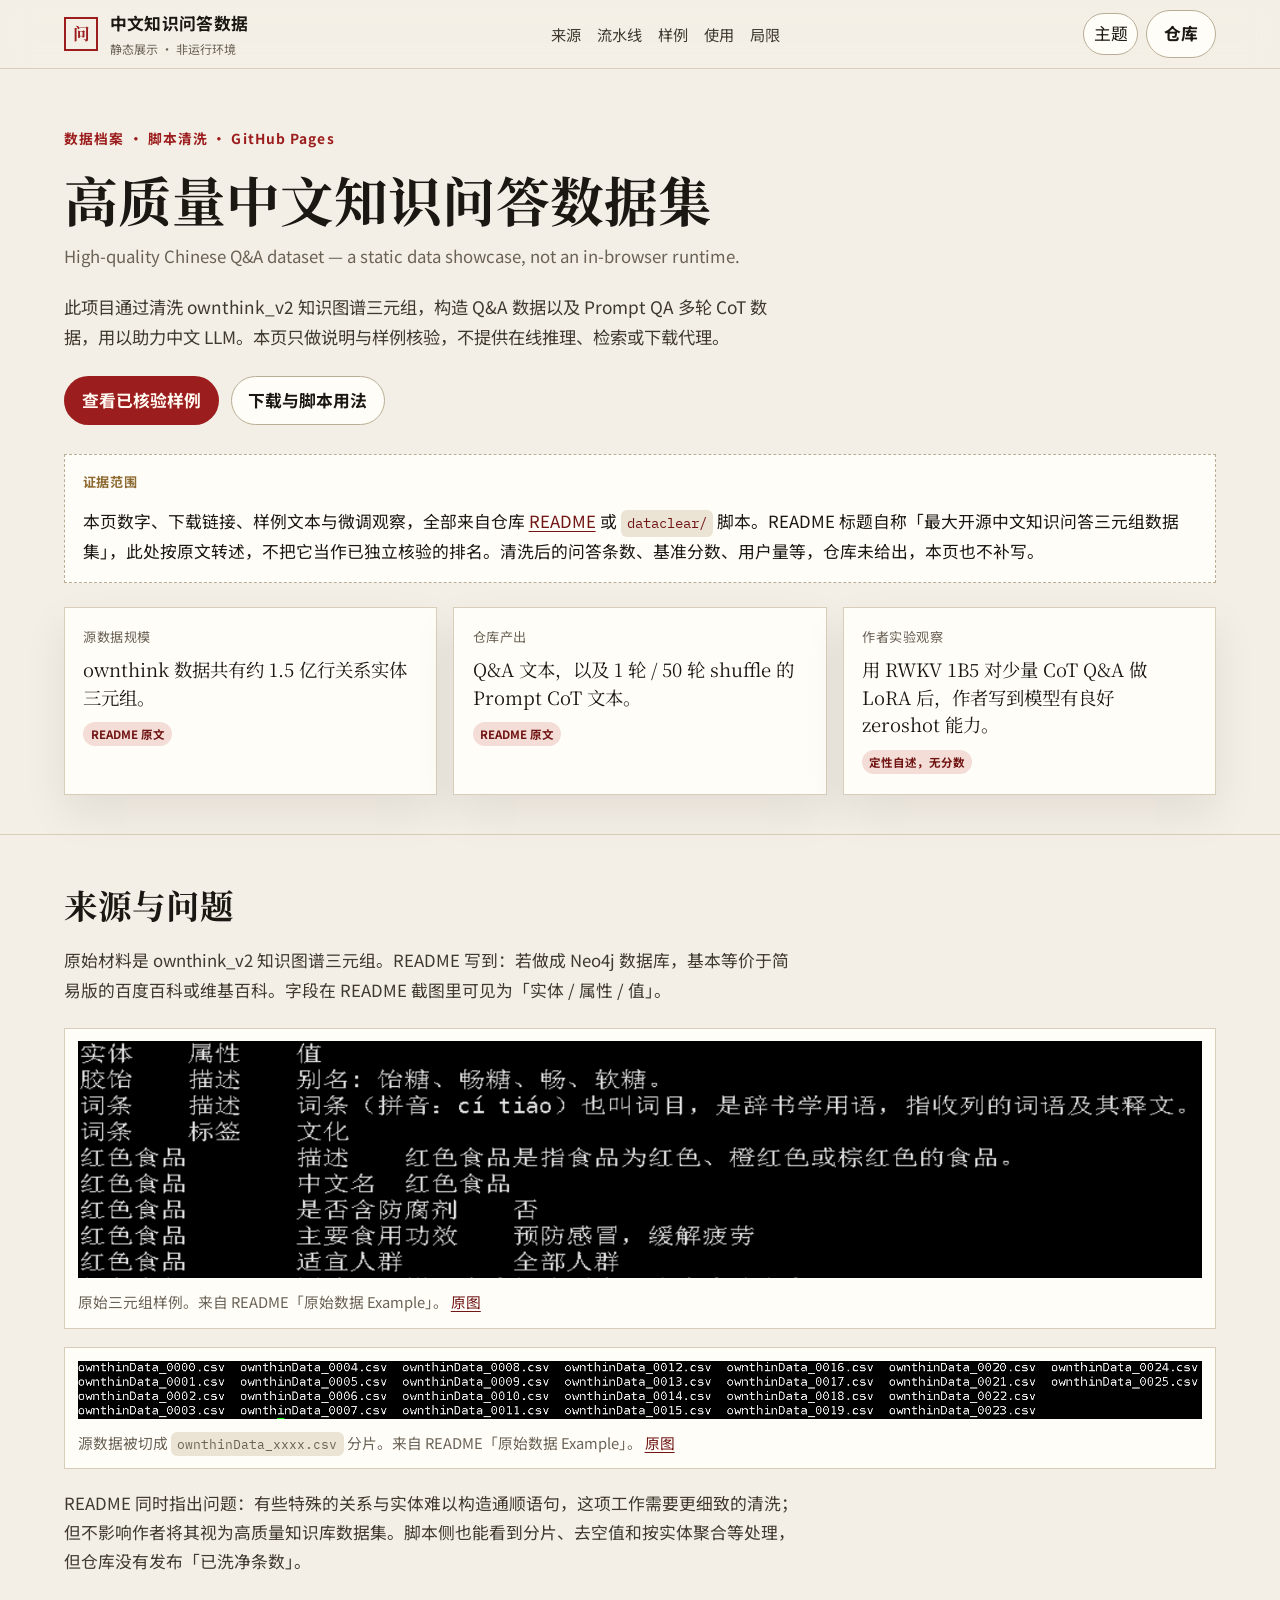
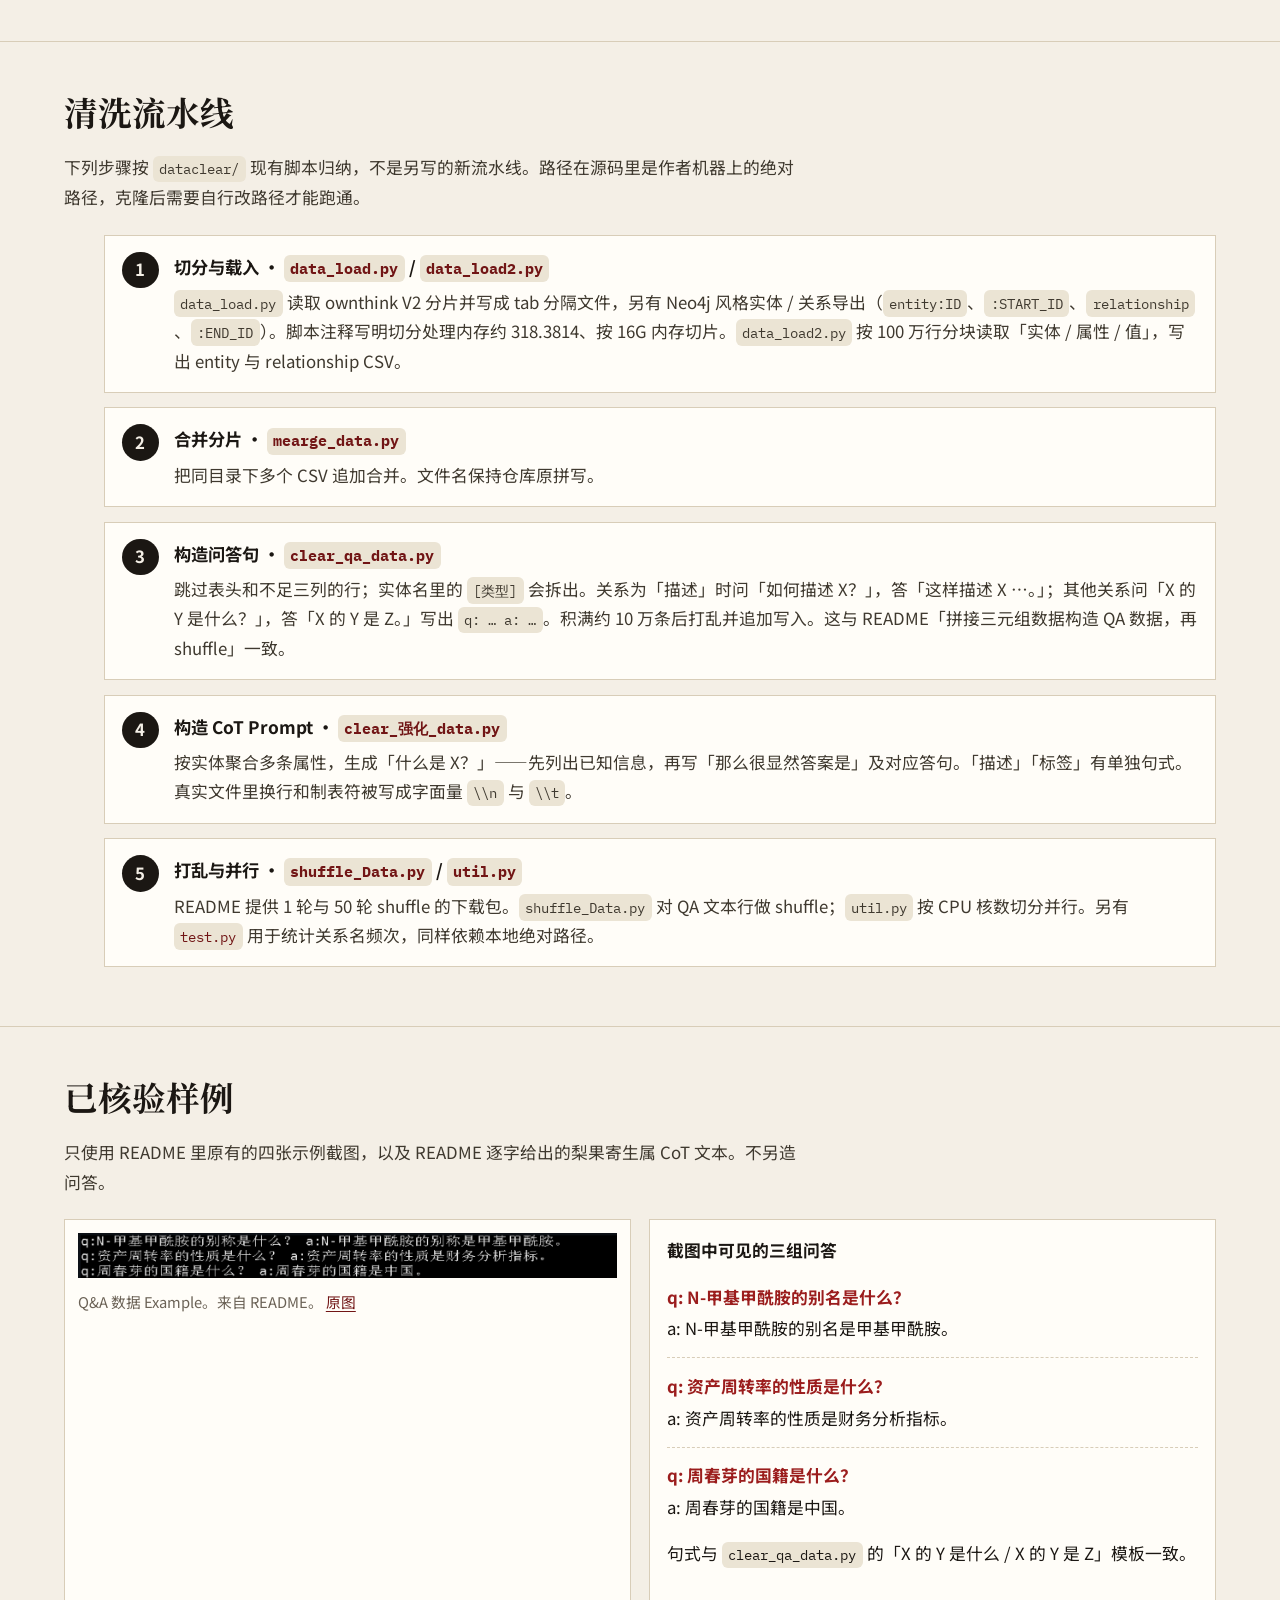
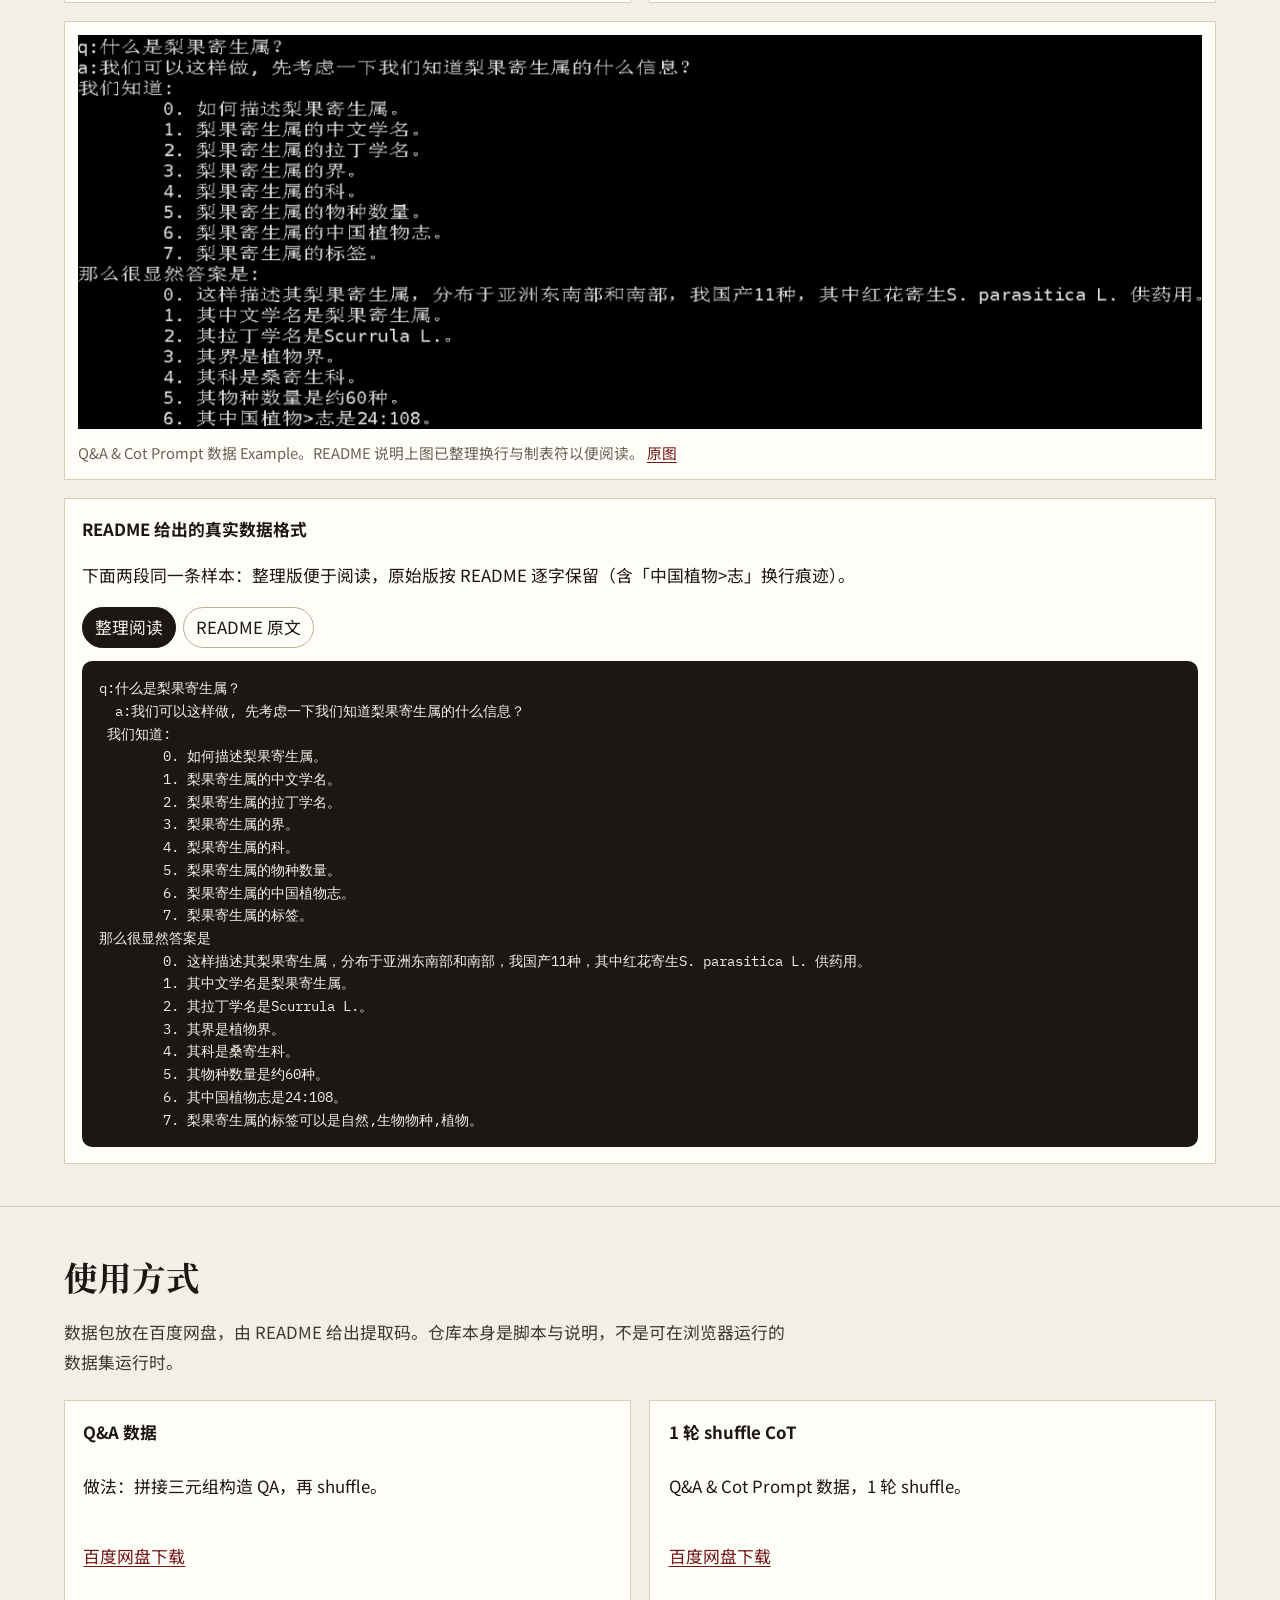
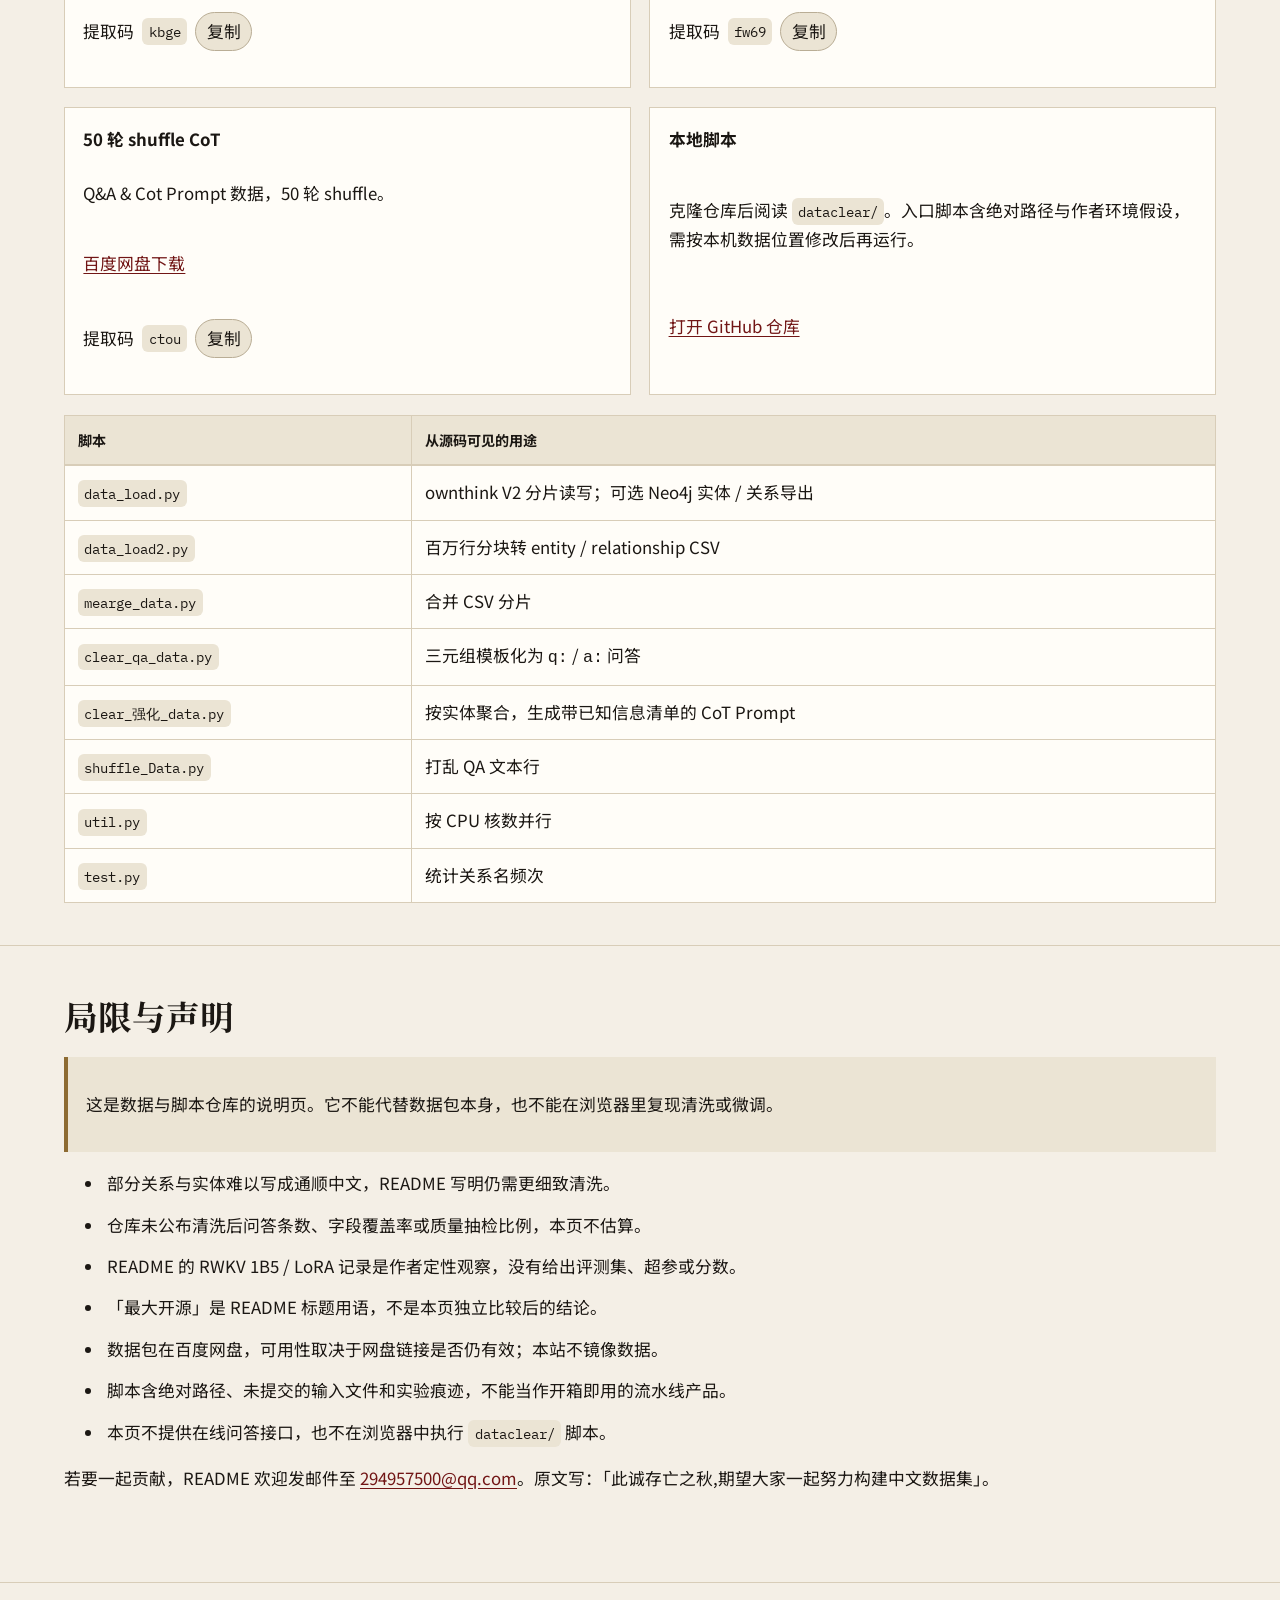
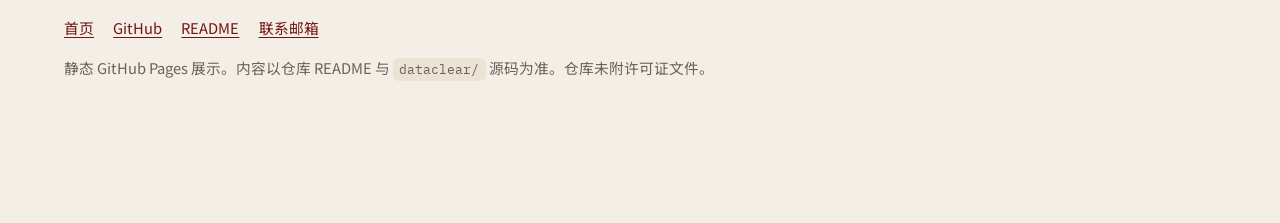
<file: docs/index.html>
<!DOCTYPE html>
<html lang="zh-CN">
<head>
  <meta charset="utf-8">
  <meta name="viewport" content="width=device-width, initial-scale=1">
  <title>高质量中文知识问答数据集 · 静态展示</title>
  <meta name="description" content="由 ownthink_v2 知识图谱三元组清洗得到的中文 Q&amp;A 与 CoT Prompt 数据说明页。展示来源、清洗脚本、README 原有样例与使用限制。本页是静态说明，不是在线问答运行环境。">
  <meta name="robots" content="index,follow">
  <meta name="author" content="UnstoppableCurry">
  <meta name="theme-color" content="#9b1d1d">
  <meta name="color-scheme" content="light dark">
  <link rel="canonical" href="https://unstoppablecurry.github.io/High-quality-Chinese-Q-A-dataset/">
  <link rel="alternate" hreflang="zh-CN" href="https://unstoppablecurry.github.io/High-quality-Chinese-Q-A-dataset/">
  <link rel="alternate" hreflang="x-default" href="https://unstoppablecurry.github.io/High-quality-Chinese-Q-A-dataset/">

  <meta property="og:type" content="website">
  <meta property="og:locale" content="zh_CN">
  <meta property="og:site_name" content="高质量中文知识问答数据集">
  <meta property="og:title" content="高质量中文知识问答数据集 · 静态展示">
  <meta property="og:description" content="ownthink_v2 三元组清洗得到的中文 Q&amp;A 与 CoT Prompt 说明页。只陈述 README 与 dataclear 脚本中可核验的事实。">
  <meta property="og:url" content="https://unstoppablecurry.github.io/High-quality-Chinese-Q-A-dataset/">
  <meta property="og:image" content="https://unstoppablecurry.github.io/High-quality-Chinese-Q-A-dataset/assets/og.png">
  <meta property="og:image:width" content="1200">
  <meta property="og:image:height" content="630">
  <meta property="og:image:alt" content="高质量中文知识问答数据集封面：数据展示，非在线运行环境">

  <meta name="twitter:card" content="summary_large_image">
  <meta name="twitter:title" content="高质量中文知识问答数据集 · 静态展示">
  <meta name="twitter:description" content="ownthink_v2 三元组清洗得到的中文 Q&amp;A 与 CoT Prompt 说明页。静态展示，不是在线运行环境。">
  <meta name="twitter:image" content="https://unstoppablecurry.github.io/High-quality-Chinese-Q-A-dataset/assets/og.png">

  <link rel="icon" href="./favicon.svg" type="image/svg+xml">
  <link rel="icon" href="./assets/favicon-32.png" sizes="32x32" type="image/png">
  <link rel="apple-touch-icon" href="./assets/apple-touch-icon.png">
  <link rel="manifest" href="./site.webmanifest">

  <link rel="preconnect" href="https://fonts.googleapis.com">
  <link rel="preconnect" href="https://fonts.gstatic.com" crossorigin>
  <link rel="stylesheet" href="https://fonts.googleapis.com/css2?family=IBM+Plex+Mono:wght@400;500&family=Noto+Sans+SC:wght@400;500;700&family=Noto+Serif+SC:wght@600;700&display=swap">
  <link rel="stylesheet" href="./styles.css">

  <script type="application/ld+json">
  {
    "@context": "https://schema.org",
    "@graph": [
      {
        "@type": "WebSite",
        "name": "高质量中文知识问答数据集",
        "alternateName": "High-quality Chinese Q&A dataset",
        "url": "https://unstoppablecurry.github.io/High-quality-Chinese-Q-A-dataset/",
        "inLanguage": "zh-CN",
        "description": "ownthink_v2 知识图谱三元组清洗得到的中文 Q&A 与 CoT Prompt 静态说明页。",
        "publisher": {
          "@type": "Person",
          "name": "UnstoppableCurry",
          "url": "https://github.com/UnstoppableCurry"
        }
      },
      {
        "@type": "Dataset",
        "name": "高质量中文知识问答数据集",
        "alternateName": "High-quality Chinese Q&A dataset",
        "url": "https://unstoppablecurry.github.io/High-quality-Chinese-Q-A-dataset/",
        "sameAs": "https://github.com/UnstoppableCurry/High-quality-Chinese-Q-A-dataset",
        "inLanguage": "zh-CN",
        "description": "通过清洗 ownthink_v2 知识图谱三元组得到 Q&A 数据以及 Prompt QA 多轮 CoT 数据。源数据规模与下载链接以仓库 README 为准。",
        "isBasedOn": "ownthink_v2",
        "creator": {
          "@type": "Person",
          "name": "UnstoppableCurry",
          "email": "mailto:294957500@qq.com"
        }
      }
    ]
  }
  </script>
</head>
<body>
  <a class="skip-link" href="#main">跳到主要内容</a>

  <header class="site-header" id="top">
    <div class="wrap header-inner">
      <a class="brand" href="./">
        <span class="brand-mark" aria-hidden="true">问</span>
        <span>
          <span class="brand-title">中文知识问答数据</span>
          <span class="brand-sub">静态展示 · 非运行环境</span>
        </span>
      </a>
      <button class="nav-toggle" type="button" aria-expanded="false" aria-controls="site-nav" data-nav-toggle>
        菜单
      </button>
      <nav class="site-nav" id="site-nav" aria-label="本页章节">
        <a href="#source">来源</a>
        <a href="#pipeline">流水线</a>
        <a href="#examples">样例</a>
        <a href="#usage">使用</a>
        <a href="#limits">局限</a>
      </nav>
      <div class="header-tools">
        <button class="theme-toggle" type="button" data-theme-toggle aria-label="切换颜色主题">主题</button>
        <a class="btn btn-ghost" href="https://github.com/UnstoppableCurry/High-quality-Chinese-Q-A-dataset">仓库</a>
      </div>
    </div>
  </header>

  <main id="main">
    <section class="hero wrap" aria-labelledby="page-title">
      <p class="eyebrow">数据档案 · 脚本清洗 · GitHub Pages</p>
      <h1 id="page-title">高质量中文知识问答数据集</h1>
      <p class="hero-en" lang="en">High-quality Chinese Q&amp;A dataset — a static data showcase, not an in-browser runtime.</p>
      <p class="lead">此项目通过清洗 <span lang="en">ownthink_v2</span> 知识图谱三元组，构造 Q&amp;A 数据以及 Prompt QA 多轮 CoT 数据，用以助力中文 LLM。本页只做说明与样例核验，不提供在线推理、检索或下载代理。</p>
      <div class="hero-actions">
        <a class="btn btn-primary" href="#examples">查看已核验样例</a>
        <a class="btn btn-ghost" href="#usage">下载与脚本用法</a>
      </div>
      <aside class="evidence" aria-label="证据范围">
        <p class="evidence-title">证据范围</p>
        <p>本页数字、下载链接、样例文本与微调观察，全部来自仓库 <a href="https://github.com/UnstoppableCurry/High-quality-Chinese-Q-A-dataset/blob/main/README.md">README</a> 或 <a href="https://github.com/UnstoppableCurry/High-quality-Chinese-Q-A-dataset/tree/main/dataclear"><code class="code-chip">dataclear/</code></a> 脚本。README 标题自称「最大开源中文知识问答三元组数据集」，此处按原文转述，不把它当作已独立核验的排名。清洗后的问答条数、基准分数、用户量等，仓库未给出，本页也不补写。</p>
      </aside>
      <dl class="facts">
        <div class="fact">
          <dt>源数据规模</dt>
          <dd>ownthink 数据共有约 1.5 亿行关系实体三元组。</dd>
          <span class="tag">README 原文</span>
        </div>
        <div class="fact">
          <dt>仓库产出</dt>
          <dd>Q&amp;A 文本，以及 1 轮 / 50 轮 shuffle 的 Prompt CoT 文本。</dd>
          <span class="tag">README 原文</span>
        </div>
        <div class="fact">
          <dt>作者实验观察</dt>
          <dd>用 <span lang="en">RWKV 1B5</span> 对少量 CoT Q&amp;A 做 <span lang="en">LoRA</span> 后，作者写到模型有良好 zeroshot 能力。</dd>
          <span class="tag">定性自述，无分数</span>
        </div>
      </dl>
    </section>

    <section class="section" id="source" aria-labelledby="source-title">
      <div class="wrap">
        <h2 id="source-title">来源与问题</h2>
        <p class="section-lead">原始材料是 ownthink_v2 知识图谱三元组。README 写到：若做成 Neo4j 数据库，基本等价于简易版的百度百科或维基百科。字段在 README 截图里可见为「实体 / 属性 / 值」。</p>
        <div class="figure-grid">
          <figure>
            <img
              src="./assets/examples/ownthink-triples-1.png"
              width="1348"
              height="284"
              alt="终端中的 ownthink 三列文本：实体、属性、值。可见胶饴、词条、红色食品等条目及其描述、标签、中文名等属性。"
              decoding="async">
            <figcaption>
              原始三元组样例。来自 README「原始数据 Example」。
              <a href="https://user-images.githubusercontent.com/65523997/230326683-6175c2e8-ee27-4008-b71e-eb4f5e29f594.png">原图</a>
            </figcaption>
          </figure>
          <figure>
            <img
              src="./assets/examples/ownthink-triples-2.png"
              width="1982"
              height="101"
              alt="终端目录列表，显示 ownthinData_0000.csv 到 ownthinData_0025.csv 等分片文件。"
              decoding="async">
            <figcaption>
              源数据被切成 <code class="code-chip">ownthinData_xxxx.csv</code> 分片。来自 README「原始数据 Example」。
              <a href="https://user-images.githubusercontent.com/65523997/230321437-e89f0e6f-fa68-417c-89df-a6f1381a32e6.png">原图</a>
            </figcaption>
          </figure>
        </div>
        <p class="section-lead" style="margin-top:1.2rem">README 同时指出问题：有些特殊的关系与实体难以构造通顺语句，这项工作需要更细致的清洗；但不影响作者将其视为高质量知识库数据集。脚本侧也能看到分片、去空值和按实体聚合等处理，但仓库没有发布「已洗净条数」。</p>
      </div>
    </section>

    <section class="section" id="pipeline" aria-labelledby="pipeline-title">
      <div class="wrap">
        <h2 id="pipeline-title">清洗流水线</h2>
        <p class="section-lead">下列步骤按 <code class="code-chip">dataclear/</code> 现有脚本归纳，不是另写的新流水线。路径在源码里是作者机器上的绝对路径，克隆后需要自行改路径才能跑通。</p>
        <ol class="pipeline">
          <li class="step">
            <span class="step-index" aria-hidden="true">1</span>
            <div>
              <h3>切分与载入 · <a href="https://github.com/UnstoppableCurry/High-quality-Chinese-Q-A-dataset/blob/main/dataclear/data_load.py"><code class="code-chip">data_load.py</code></a> / <a href="https://github.com/UnstoppableCurry/High-quality-Chinese-Q-A-dataset/blob/main/dataclear/data_load2.py"><code class="code-chip">data_load2.py</code></a></h3>
              <p><code class="code-chip">data_load.py</code> 读取 ownthink V2 分片并写成 tab 分隔文件，另有 Neo4j 风格实体 / 关系导出（<code class="code-chip">entity:ID</code>、<code class="code-chip">:START_ID</code>、<code class="code-chip">relationship</code>、<code class="code-chip">:END_ID</code>）。脚本注释写明切分处理内存约 318.3814、按 16G 内存切片。<code class="code-chip">data_load2.py</code> 按 100 万行分块读取「实体 / 属性 / 值」，写出 entity 与 relationship CSV。</p>
            </div>
          </li>
          <li class="step">
            <span class="step-index" aria-hidden="true">2</span>
            <div>
              <h3>合并分片 · <a href="https://github.com/UnstoppableCurry/High-quality-Chinese-Q-A-dataset/blob/main/dataclear/mearge_data.py"><code class="code-chip">mearge_data.py</code></a></h3>
              <p>把同目录下多个 CSV 追加合并。文件名保持仓库原拼写。</p>
            </div>
          </li>
          <li class="step">
            <span class="step-index" aria-hidden="true">3</span>
            <div>
              <h3>构造问答句 · <a href="https://github.com/UnstoppableCurry/High-quality-Chinese-Q-A-dataset/blob/main/dataclear/clear_qa_data.py"><code class="code-chip">clear_qa_data.py</code></a></h3>
              <p>跳过表头和不足三列的行；实体名里的 <code class="code-chip">[类型]</code> 会拆出。关系为「描述」时问「如何描述 X？」，答「这样描述 X …。」；其他关系问「X 的 Y 是什么？」，答「X 的 Y 是 Z。」写出 <code class="code-chip">q: … a: …</code>。积满约 10 万条后打乱并追加写入。这与 README「拼接三元组数据构造 QA 数据，再 shuffle」一致。</p>
            </div>
          </li>
          <li class="step">
            <span class="step-index" aria-hidden="true">4</span>
            <div>
              <h3>构造 CoT Prompt · <a href="https://github.com/UnstoppableCurry/High-quality-Chinese-Q-A-dataset/blob/main/dataclear/clear_%E5%BC%BA%E5%8C%96_data.py"><code class="code-chip">clear_强化_data.py</code></a></h3>
              <p>按实体聚合多条属性，生成「什么是 X？」——先列出已知信息，再写「那么很显然答案是」及对应答句。「描述」「标签」有单独句式。真实文件里换行和制表符被写成字面量 <code class="code-chip">\\n</code> 与 <code class="code-chip">\\t</code>。</p>
            </div>
          </li>
          <li class="step">
            <span class="step-index" aria-hidden="true">5</span>
            <div>
              <h3>打乱与并行 · <a href="https://github.com/UnstoppableCurry/High-quality-Chinese-Q-A-dataset/blob/main/dataclear/shuffle_Data.py"><code class="code-chip">shuffle_Data.py</code></a> / <a href="https://github.com/UnstoppableCurry/High-quality-Chinese-Q-A-dataset/blob/main/dataclear/util.py"><code class="code-chip">util.py</code></a></h3>
              <p>README 提供 1 轮与 50 轮 shuffle 的下载包。<code class="code-chip">shuffle_Data.py</code> 对 QA 文本行做 shuffle；<code class="code-chip">util.py</code> 按 CPU 核数切分并行。另有 <a href="https://github.com/UnstoppableCurry/High-quality-Chinese-Q-A-dataset/blob/main/dataclear/test.py"><code class="code-chip">test.py</code></a> 用于统计关系名频次，同样依赖本地绝对路径。</p>
            </div>
          </li>
        </ol>
      </div>
    </section>

    <section class="section" id="examples" aria-labelledby="examples-title">
      <div class="wrap">
        <h2 id="examples-title">已核验样例</h2>
        <p class="section-lead">只使用 README 里原有的四张示例截图，以及 README 逐字给出的梨果寄生属 CoT 文本。不另造问答。</p>

        <div class="two-col">
          <figure>
            <img
              src="./assets/examples/qa-pairs.png"
              width="1259"
              height="105"
              alt="三行 q/a 文本：N-甲基甲酰胺的别名、资产周转率的性质、周春芽的国籍。"
              loading="lazy"
              decoding="async">
            <figcaption>
              Q&amp;A 数据 Example。来自 README。
              <a href="https://user-images.githubusercontent.com/65523997/230324020-5a481e73-420c-48fd-9eb3-2ef2491ab969.png">原图</a>
            </figcaption>
          </figure>
          <div class="sample">
            <h3>截图中可见的三组问答</h3>
            <dl>
              <div class="qa">
                <dt>q: N-甲基甲酰胺的别名是什么？</dt>
                <dd>a: N-甲基甲酰胺的别名是甲基甲酰胺。</dd>
              </div>
              <div class="qa">
                <dt>q: 资产周转率的性质是什么？</dt>
                <dd>a: 资产周转率的性质是财务分析指标。</dd>
              </div>
              <div class="qa">
                <dt>q: 周春芽的国籍是什么？</dt>
                <dd>a: 周春芽的国籍是中国。</dd>
              </div>
            </dl>
            <p>句式与 <code class="code-chip">clear_qa_data.py</code> 的「X 的 Y 是什么 / X 的 Y 是 Z」模板一致。</p>
          </div>
        </div>

        <figure style="margin-top:1.15rem">
          <img
            src="./assets/examples/cot-prompt.png"
            width="1178"
            height="413"
            alt="梨果寄生属的 CoT 样例：先列举已知信息，再给出描述、中文学名、拉丁学名、界、科、物种数量、中国植物志与标签。"
            loading="lazy"
            decoding="async">
          <figcaption>
            Q&amp;A &amp; Cot Prompt 数据 Example。README 说明上图已整理换行与制表符以便阅读。
            <a href="https://user-images.githubusercontent.com/65523997/230334017-121df4a8-a991-43b8-b1fe-775cd88ad287.png">原图</a>
          </figcaption>
        </figure>

        <div class="sample" style="margin-top:1.15rem">
          <h3>README 给出的真实数据格式</h3>
          <p>下面两段同一条样本：整理版便于阅读，原始版按 README 逐字保留（含「中国植物&gt;志」换行痕迹）。</p>
          <div class="tabs" role="tablist" aria-label="CoT 样例视图">
            <button type="button" role="tab" id="tab-read" aria-controls="panel-read" aria-selected="true">整理阅读</button>
            <button type="button" role="tab" id="tab-raw" aria-controls="panel-raw" aria-selected="false" tabindex="-1">README 原文</button>
          </div>
          <div class="panel" id="panel-read" role="tabpanel" aria-labelledby="tab-read">
            <pre class="code-block">q:什么是梨果寄生属？
  a:我们可以这样做, 先考虑一下我们知道梨果寄生属的什么信息？
 我们知道:
	0. 如何描述梨果寄生属。
	1. 梨果寄生属的中文学名。
	2. 梨果寄生属的拉丁学名。
	3. 梨果寄生属的界。
	4. 梨果寄生属的科。
	5. 梨果寄生属的物种数量。
	6. 梨果寄生属的中国植物志。
	7. 梨果寄生属的标签。
那么很显然答案是
	0. 这样描述其梨果寄生属，分布于亚洲东南部和南部，我国产11种，其中红花寄生S. parasitica L. 供药用。
	1. 其中文学名是梨果寄生属。
	2. 其拉丁学名是Scurrula L.。
	3. 其界是植物界。
	4. 其科是桑寄生科。
	5. 其物种数量是约60种。
	6. 其中国植物志是24:108。
	7. 梨果寄生属的标签可以是自然,生物物种,植物。</pre>
          </div>
          <div class="panel" id="panel-raw" role="tabpanel" aria-labelledby="tab-raw" hidden>
            <pre class="code-block">q:什么是梨果寄生属？\n  a:我们可以这样做, 先考虑一下我们知道梨果寄生属的什么信息？\n 我们知道:\n\t0. 如何描述梨果寄生属。\n\t1. 梨果寄生属的中文学名。\n\t2. 梨果寄生属的拉丁学名。\n\t3. 梨果寄生属的界。\n\t4. 梨果寄生属的科。\n\t5. 梨果寄生属的物种数量。\n\t6. 梨果寄生属的中国植物志。\n\t7. 梨果寄生属的标签。\n那么很显然答案是\n\t0. 这样描述其梨果寄生属，分布于亚洲东南部和南部，我国产11种，其中红花寄生S. parasitica L. 供药用。\n\t1. 其中文学名是梨果寄生属。\n\t2. 其拉丁学名是Scurrula L.。\n\t3. 其界是植物界。\n\t4. 其科是桑寄生科。\n\t5. 其物种数量是约60种。\n\t6. 其中国植物&gt;志是24:108。\n\t7. 梨果寄生属的标签可以是自然,生物物种,植物。\n</pre>
          </div>
        </div>
      </div>
    </section>

    <section class="section" id="usage" aria-labelledby="usage-title">
      <div class="wrap">
        <h2 id="usage-title">使用方式</h2>
        <p class="section-lead">数据包放在百度网盘，由 README 给出提取码。仓库本身是脚本与说明，不是可在浏览器运行的数据集运行时。</p>
        <div class="card-grid">
          <article class="download">
            <h3>Q&amp;A 数据</h3>
            <p>做法：拼接三元组构造 QA，再 shuffle。</p>
            <p><a href="https://pan.baidu.com/s/1JnRp8orT8kAIjAoZI9QA4g?pwd=kbge">百度网盘下载</a></p>
            <p class="pwd">提取码 <code class="code-chip">kbge</code> <button class="copy" type="button" data-copy="kbge">复制</button></p>
          </article>
          <article class="download">
            <h3>1 轮 shuffle CoT</h3>
            <p>Q&amp;A &amp; Cot Prompt 数据，1 轮 shuffle。</p>
            <p><a href="https://pan.baidu.com/s/1K1rCqOmJ0ZsUd4FFY6z4rg?pwd=fw69">百度网盘下载</a></p>
            <p class="pwd">提取码 <code class="code-chip">fw69</code> <button class="copy" type="button" data-copy="fw69">复制</button></p>
          </article>
          <article class="download">
            <h3>50 轮 shuffle CoT</h3>
            <p>Q&amp;A &amp; Cot Prompt 数据，50 轮 shuffle。</p>
            <p><a href="https://pan.baidu.com/s/1MF-QJTLOXpvuzrGxt0GQiw?pwd=ctou">百度网盘下载</a></p>
            <p class="pwd">提取码 <code class="code-chip">ctou</code> <button class="copy" type="button" data-copy="ctou">复制</button></p>
          </article>
          <article class="download">
            <h3>本地脚本</h3>
            <p>克隆仓库后阅读 <code class="code-chip">dataclear/</code>。入口脚本含绝对路径与作者环境假设，需按本机数据位置修改后再运行。</p>
            <p><a href="https://github.com/UnstoppableCurry/High-quality-Chinese-Q-A-dataset">打开 GitHub 仓库</a></p>
          </article>
        </div>

        <div class="table-wrap" style="margin-top:1.2rem">
          <table>
            <caption class="visually-hidden">仓库脚本与用途</caption>
            <thead>
              <tr>
                <th scope="col">脚本</th>
                <th scope="col">从源码可见的用途</th>
              </tr>
            </thead>
            <tbody>
              <tr>
                <td><code class="code-chip">data_load.py</code></td>
                <td>ownthink V2 分片读写；可选 Neo4j 实体 / 关系导出</td>
              </tr>
              <tr>
                <td><code class="code-chip">data_load2.py</code></td>
                <td>百万行分块转 entity / relationship CSV</td>
              </tr>
              <tr>
                <td><code class="code-chip">mearge_data.py</code></td>
                <td>合并 CSV 分片</td>
              </tr>
              <tr>
                <td><code class="code-chip">clear_qa_data.py</code></td>
                <td>三元组模板化为 <code>q:</code> / <code>a:</code> 问答</td>
              </tr>
              <tr>
                <td><code class="code-chip">clear_强化_data.py</code></td>
                <td>按实体聚合，生成带已知信息清单的 CoT Prompt</td>
              </tr>
              <tr>
                <td><code class="code-chip">shuffle_Data.py</code></td>
                <td>打乱 QA 文本行</td>
              </tr>
              <tr>
                <td><code class="code-chip">util.py</code></td>
                <td>按 CPU 核数并行</td>
              </tr>
              <tr>
                <td><code class="code-chip">test.py</code></td>
                <td>统计关系名频次</td>
              </tr>
            </tbody>
          </table>
        </div>
      </div>
    </section>

    <section class="section" id="limits" aria-labelledby="limits-title">
      <div class="wrap">
        <h2 id="limits-title">局限与声明</h2>
        <div class="callout">
          <p>这是数据与脚本仓库的说明页。它不能代替数据包本身，也不能在浏览器里复现清洗或微调。</p>
        </div>
        <ul class="limits">
          <li>部分关系与实体难以写成通顺中文，README 写明仍需更细致清洗。</li>
          <li>仓库未公布清洗后问答条数、字段覆盖率或质量抽检比例，本页不估算。</li>
          <li>README 的 <span lang="en">RWKV 1B5</span> / <span lang="en">LoRA</span> 记录是作者定性观察，没有给出评测集、超参或分数。</li>
          <li>「最大开源」是 README 标题用语，不是本页独立比较后的结论。</li>
          <li>数据包在百度网盘，可用性取决于网盘链接是否仍有效；本站不镜像数据。</li>
          <li>脚本含绝对路径、未提交的输入文件和实验痕迹，不能当作开箱即用的流水线产品。</li>
          <li>本页不提供在线问答接口，也不在浏览器中执行 <code class="code-chip">dataclear/</code> 脚本。</li>
        </ul>
        <p>若要一起贡献，README 欢迎发邮件至 <a href="mailto:294957500@qq.com">294957500@qq.com</a>。原文写：「此诚存亡之秋,期望大家一起努力构建中文数据集」。</p>
      </div>
    </section>
  </main>

  <footer class="site-footer">
    <div class="wrap">
      <nav class="footer-nav" aria-label="页脚">
        <a href="./">首页</a>
        <a href="https://github.com/UnstoppableCurry/High-quality-Chinese-Q-A-dataset">GitHub</a>
        <a href="https://github.com/UnstoppableCurry/High-quality-Chinese-Q-A-dataset/blob/main/README.md">README</a>
        <a href="mailto:294957500@qq.com">联系邮箱</a>
      </nav>
      <p>静态 GitHub Pages 展示。内容以仓库 README 与 <code class="code-chip">dataclear/</code> 源码为准。仓库未附许可证文件。</p>
    </div>
  </footer>

  <script src="./script.js" defer></script>
</body>
</html>
</file>
<file: docs/styles.css>
/* High-quality Chinese Q&A dataset — static showcase */
:root {
  --paper: #f4efe6;
  --paper-2: #ebe4d4;
  --paper-3: #fffdf8;
  --ink: #1b1713;
  --ink-2: #3f392f;
  --muted: #6b6256;
  --line: #d8cdb8;
  --line-strong: #b9ad95;
  --seal: #9b1d1d;
  --seal-deep: #711515;
  --seal-soft: #f3ddd6;
  --leaf: #24564a;
  --leaf-soft: #dce8e3;
  --gold: #8d6b32;
  --code-bg: #1b1713;
  --code-fg: #f4efe6;
  --focus: #0b57d0;
  --shadow: 0 18px 40px rgb(27 23 19 / 8%);
  --radius: 14px;
  --max: 72rem;
  --font-sans: "Noto Sans SC", "Source Han Sans SC", "PingFang SC", "Microsoft YaHei", sans-serif;
  --font-serif: "Noto Serif SC", "Source Han Serif SC", "Songti SC", serif;
  --font-mono: "IBM Plex Mono", "Noto Sans Mono", ui-monospace, monospace;
}

html[data-theme="dark"] {
  --paper: #14110e;
  --paper-2: #1c1814;
  --paper-3: #221e19;
  --ink: #f4efe6;
  --ink-2: #d8d0c2;
  --muted: #a79c8c;
  --line: #3a332a;
  --line-strong: #5a5144;
  --seal: #e06a5c;
  --seal-deep: #f0b3ab;
  --seal-soft: #3a1d1a;
  --leaf: #8fcdc0;
  --leaf-soft: #1c2c28;
  --gold: #d4b06a;
  --code-bg: #0c0a08;
  --code-fg: #f4efe6;
  --shadow: 0 18px 40px rgb(0 0 0 / 35%);
}

@media (prefers-color-scheme: dark) {
  html:not([data-theme="light"]) {
    --paper: #14110e;
    --paper-2: #1c1814;
    --paper-3: #221e19;
    --ink: #f4efe6;
    --ink-2: #d8d0c2;
    --muted: #a79c8c;
    --line: #3a332a;
    --line-strong: #5a5144;
    --seal: #e06a5c;
    --seal-deep: #f0b3ab;
    --seal-soft: #3a1d1a;
    --leaf: #8fcdc0;
    --leaf-soft: #1c2c28;
    --gold: #d4b06a;
    --code-bg: #0c0a08;
    --code-fg: #f4efe6;
    --shadow: 0 18px 40px rgb(0 0 0 / 35%);
  }
}

*,
*::before,
*::after {
  box-sizing: border-box;
}

html {
  scroll-behavior: smooth;
  scroll-padding-top: 5.25rem;
  color-scheme: light;
}

html[data-theme="dark"],
html:not([data-theme="light"]):is(.dark-scheme) {
  color-scheme: dark;
}

@media (prefers-color-scheme: dark) {
  html:not([data-theme="light"]) {
    color-scheme: dark;
  }
}

@media (prefers-reduced-motion: reduce) {
  html {
    scroll-behavior: auto;
  }

  *,
  *::before,
  *::after {
    animation: none !important;
    transition: none !important;
  }
}

body {
  margin: 0;
  min-height: 100vh;
  font-family: var(--font-sans);
  font-size: 1.05rem;
  line-height: 1.75;
  color: var(--ink);
  background:
    radial-gradient(1200px 480px at 10% -10%, rgb(155 29 29 / 7%), transparent 50%),
    var(--paper);
}

img {
  max-width: 100%;
  height: auto;
}

a {
  color: var(--seal-deep);
  text-underline-offset: 0.18em;
}

a:hover {
  color: var(--seal);
}

:focus-visible {
  outline: 3px solid var(--focus);
  outline-offset: 3px;
}

.skip-link {
  position: absolute;
  left: 1rem;
  top: -3.2rem;
  z-index: 20;
  padding: 0.55rem 0.85rem;
  background: var(--ink);
  color: var(--paper);
  text-decoration: none;
}

.skip-link:focus {
  top: 1rem;
}

.wrap {
  width: min(var(--max), calc(100% - 2rem));
  margin-inline: auto;
}

.site-header {
  position: sticky;
  top: 0;
  z-index: 10;
  border-bottom: 1px solid var(--line);
  background: color-mix(in srgb, var(--paper) 88%, transparent);
  backdrop-filter: blur(14px);
}

.header-inner {
  display: flex;
  align-items: center;
  justify-content: space-between;
  gap: 1rem;
  min-height: 4.25rem;
}

.brand {
  display: flex;
  align-items: center;
  gap: 0.7rem;
  color: inherit;
  text-decoration: none;
}

.brand-mark {
  display: grid;
  place-items: center;
  width: 2.15rem;
  height: 2.15rem;
  border: 2px solid var(--seal);
  color: var(--seal);
  font-family: var(--font-serif);
  font-weight: 700;
}

.brand-title {
  display: block;
  font-weight: 700;
  letter-spacing: 0.02em;
}

.brand-sub {
  display: block;
  color: var(--muted);
  font-size: 0.75rem;
}

.nav-toggle,
.theme-toggle {
  display: inline-flex;
  align-items: center;
  justify-content: center;
  min-width: 2.5rem;
  min-height: 2.5rem;
  padding: 0.35rem 0.6rem;
  border: 1px solid var(--line-strong);
  border-radius: 999px;
  background: var(--paper-3);
  color: inherit;
  font: inherit;
  cursor: pointer;
}

.nav-toggle {
  display: none;
}

.site-nav {
  display: flex;
  flex-wrap: wrap;
  align-items: center;
  gap: 0.35rem 1rem;
}

.site-nav a {
  color: var(--ink-2);
  text-decoration: none;
  font-size: 0.95rem;
}

.site-nav a[aria-current="true"],
.site-nav a:hover {
  color: var(--seal);
}

.header-tools {
  display: flex;
  align-items: center;
  gap: 0.5rem;
}

.hero {
  padding: 3.4rem 0 2.4rem;
}

.eyebrow {
  display: inline-flex;
  align-items: center;
  gap: 0.55rem;
  margin: 0 0 1rem;
  color: var(--seal);
  font-size: 0.86rem;
  font-weight: 700;
  letter-spacing: 0.08em;
}

.hero h1 {
  margin: 0 0 0.65rem;
  max-width: 16em;
  font-family: var(--font-serif);
  font-size: clamp(2rem, 5vw, 3.35rem);
  font-weight: 700;
  line-height: 1.22;
}

.hero-en {
  margin: 0 0 1.25rem;
  color: var(--muted);
  font-size: 1.05rem;
}

.lead {
  max-width: 46rem;
  margin: 0 0 1.5rem;
  color: var(--ink-2);
  font-size: 1.08rem;
}

.hero-actions {
  display: flex;
  flex-wrap: wrap;
  gap: 0.75rem;
  margin-bottom: 1.8rem;
}

.btn {
  display: inline-flex;
  align-items: center;
  justify-content: center;
  min-height: 2.75rem;
  padding: 0.55rem 1.05rem;
  border: 1px solid transparent;
  border-radius: 999px;
  font-weight: 700;
  text-decoration: none;
}

.btn-primary {
  background: var(--seal);
  color: #fff8f0;
}

.btn-primary:hover {
  background: var(--seal-deep);
  color: #fff8f0;
}

.btn-ghost {
  border-color: var(--line-strong);
  background: var(--paper-3);
  color: var(--ink);
}

.evidence {
  display: grid;
  gap: 0.85rem;
  padding: 1rem 1.1rem;
  border: 1px dashed var(--line-strong);
  background: var(--paper-3);
}

.evidence p {
  margin: 0;
}

.evidence-title {
  color: var(--gold);
  font-size: 0.82rem;
  font-weight: 700;
  letter-spacing: 0.06em;
}

.facts {
  display: grid;
  grid-template-columns: repeat(3, 1fr);
  gap: 1rem;
  margin: 1.5rem 0 0;
}

.fact {
  padding: 1.1rem 1.15rem 1.2rem;
  border: 1px solid var(--line);
  background: var(--paper-3);
  box-shadow: var(--shadow);
}

.fact dt {
  margin: 0 0 0.45rem;
  color: var(--muted);
  font-size: 0.82rem;
  letter-spacing: 0.04em;
}

.fact dd {
  margin: 0;
  font-family: var(--font-serif);
  font-size: 1.15rem;
  line-height: 1.5;
}

.tag {
  display: inline-block;
  margin-top: 0.7rem;
  padding: 0.12rem 0.45rem;
  border-radius: 999px;
  background: var(--seal-soft);
  color: var(--seal-deep);
  font-size: 0.72rem;
  font-weight: 700;
}

.section {
  padding: 2.6rem 0;
  border-top: 1px solid var(--line);
  scroll-margin-top: 5.25rem;
}

.section h2 {
  margin: 0 0 0.7rem;
  font-family: var(--font-serif);
  font-size: clamp(1.55rem, 3vw, 2.1rem);
}

.section-lead {
  max-width: 46rem;
  margin: 0 0 1.4rem;
  color: var(--ink-2);
}

.figure-grid,
.two-col,
.card-grid {
  display: grid;
  gap: 1.15rem;
}

.figure-grid {
  grid-template-columns: 1fr;
}

.two-col,
.card-grid {
  grid-template-columns: 1fr 1fr;
}

figure {
  margin: 0;
  padding: 0.8rem;
  border: 1px solid var(--line);
  background: var(--paper-3);
}

figure img {
  display: block;
  width: 100%;
  background: #111;
}

figcaption {
  margin-top: 0.7rem;
  color: var(--muted);
  font-size: 0.92rem;
}

.pipeline {
  display: grid;
  gap: 0.9rem;
}

.step {
  display: grid;
  grid-template-columns: auto 1fr;
  gap: 0.95rem;
  padding: 1rem 1.05rem;
  border: 1px solid var(--line);
  background: var(--paper-3);
}

.step-index {
  display: grid;
  place-items: center;
  width: 2.3rem;
  height: 2.3rem;
  border-radius: 50%;
  background: var(--ink);
  color: var(--paper);
  font-weight: 700;
}

.step h3 {
  margin: 0 0 0.35rem;
  font-size: 1.08rem;
}

.step p {
  margin: 0;
  color: var(--ink-2);
}

.code-chip {
  display: inline-block;
  padding: 0.05rem 0.4rem;
  border-radius: 6px;
  background: var(--paper-2);
  font-family: var(--font-mono);
  font-size: 0.86em;
}

table {
  width: 100%;
  border-collapse: collapse;
  background: var(--paper-3);
}

th,
td {
  padding: 0.75rem 0.8rem;
  border: 1px solid var(--line);
  text-align: left;
  vertical-align: top;
}

th {
  background: var(--paper-2);
  font-size: 0.88rem;
}

.table-wrap {
  overflow-x: auto;
}

.sample {
  padding: 1rem 1.05rem;
  border: 1px solid var(--line);
  background: var(--paper-3);
}

.sample h3 {
  margin: 0 0 0.55rem;
  font-size: 1.05rem;
}

.qa {
  margin: 0;
}

.qa + .qa {
  margin-top: 0.85rem;
  padding-top: 0.85rem;
  border-top: 1px dashed var(--line);
}

.qa dt {
  color: var(--seal);
  font-weight: 700;
}

.qa dd {
  margin: 0.15rem 0 0;
}

.tabs {
  display: flex;
  flex-wrap: wrap;
  gap: 0.45rem;
  margin-bottom: 0.8rem;
}

.tabs button {
  min-height: 2.3rem;
  padding: 0.3rem 0.75rem;
  border: 1px solid var(--line-strong);
  border-radius: 999px;
  background: transparent;
  color: inherit;
  font: inherit;
  cursor: pointer;
}

.tabs button[aria-selected="true"] {
  background: var(--ink);
  border-color: var(--ink);
  color: var(--paper);
}

.panel[hidden] {
  display: none;
}

pre,
.code-block {
  overflow-x: auto;
  margin: 0;
  padding: 1rem 1.05rem;
  border-radius: 10px;
  background: var(--code-bg);
  color: var(--code-fg);
  font-family: var(--font-mono);
  font-size: 0.86rem;
  line-height: 1.65;
  white-space: pre-wrap;
  word-break: break-word;
}

.download {
  display: grid;
  gap: 0.45rem;
  padding: 1.1rem 1.15rem 1.2rem;
  border: 1px solid var(--line);
  background: var(--paper-3);
}

.download h3 {
  margin: 0;
  font-size: 1.05rem;
}

.pwd {
  display: flex;
  flex-wrap: wrap;
  align-items: center;
  gap: 0.5rem;
}

.copy {
  min-height: 2.2rem;
  padding: 0.25rem 0.65rem;
  border: 1px solid var(--line-strong);
  border-radius: 999px;
  background: var(--paper-2);
  color: inherit;
  font: inherit;
  cursor: pointer;
}

.limits {
  display: grid;
  gap: 0.75rem;
}

.limits li {
  padding-left: 0.2rem;
}

.callout {
  padding: 1rem 1.1rem;
  border-left: 4px solid var(--gold);
  background: var(--paper-2);
}

#limits {
  padding-bottom: 4.5rem;
}

.site-footer {
  padding: 2rem 0 8rem;
  border-top: 1px solid var(--line);
  color: var(--muted);
  font-size: 0.92rem;
}

.footer-nav {
  display: flex;
  flex-wrap: wrap;
  gap: 0.8rem 1.2rem;
  margin-bottom: 0.8rem;
}

.visually-hidden {
  position: absolute;
  width: 1px;
  height: 1px;
  padding: 0;
  margin: -1px;
  overflow: hidden;
  clip: rect(0, 0, 0, 0);
  white-space: nowrap;
  border: 0;
}

@media (max-width: 860px) {
  .facts,
  .two-col,
  .card-grid {
    grid-template-columns: 1fr;
  }

  .nav-toggle {
    display: inline-flex;
  }

  .site-nav {
    position: absolute;
    left: 0;
    right: 0;
    top: 100%;
    display: none;
    padding: 0.7rem 1rem 1rem;
    border-bottom: 1px solid var(--line);
    background: var(--paper);
  }

  .site-header.is-open .site-nav {
    display: grid;
    gap: 0.75rem;
  }
}

@media (max-width: 520px) {
  body {
    font-size: 1rem;
  }

  .hero {
    padding-top: 2.2rem;
  }

  .header-inner {
    min-height: 3.8rem;
  }
}

@media print {
  .site-header,
  .hero-actions,
  .theme-toggle,
  .nav-toggle,
  .copy,
  .skip-link {
    display: none !important;
  }

  body {
    background: #fff;
    color: #000;
  }

  a {
    color: inherit;
  }

  .section,
  figure,
  .step,
  .download {
    break-inside: avoid;
  }
}
</file>
